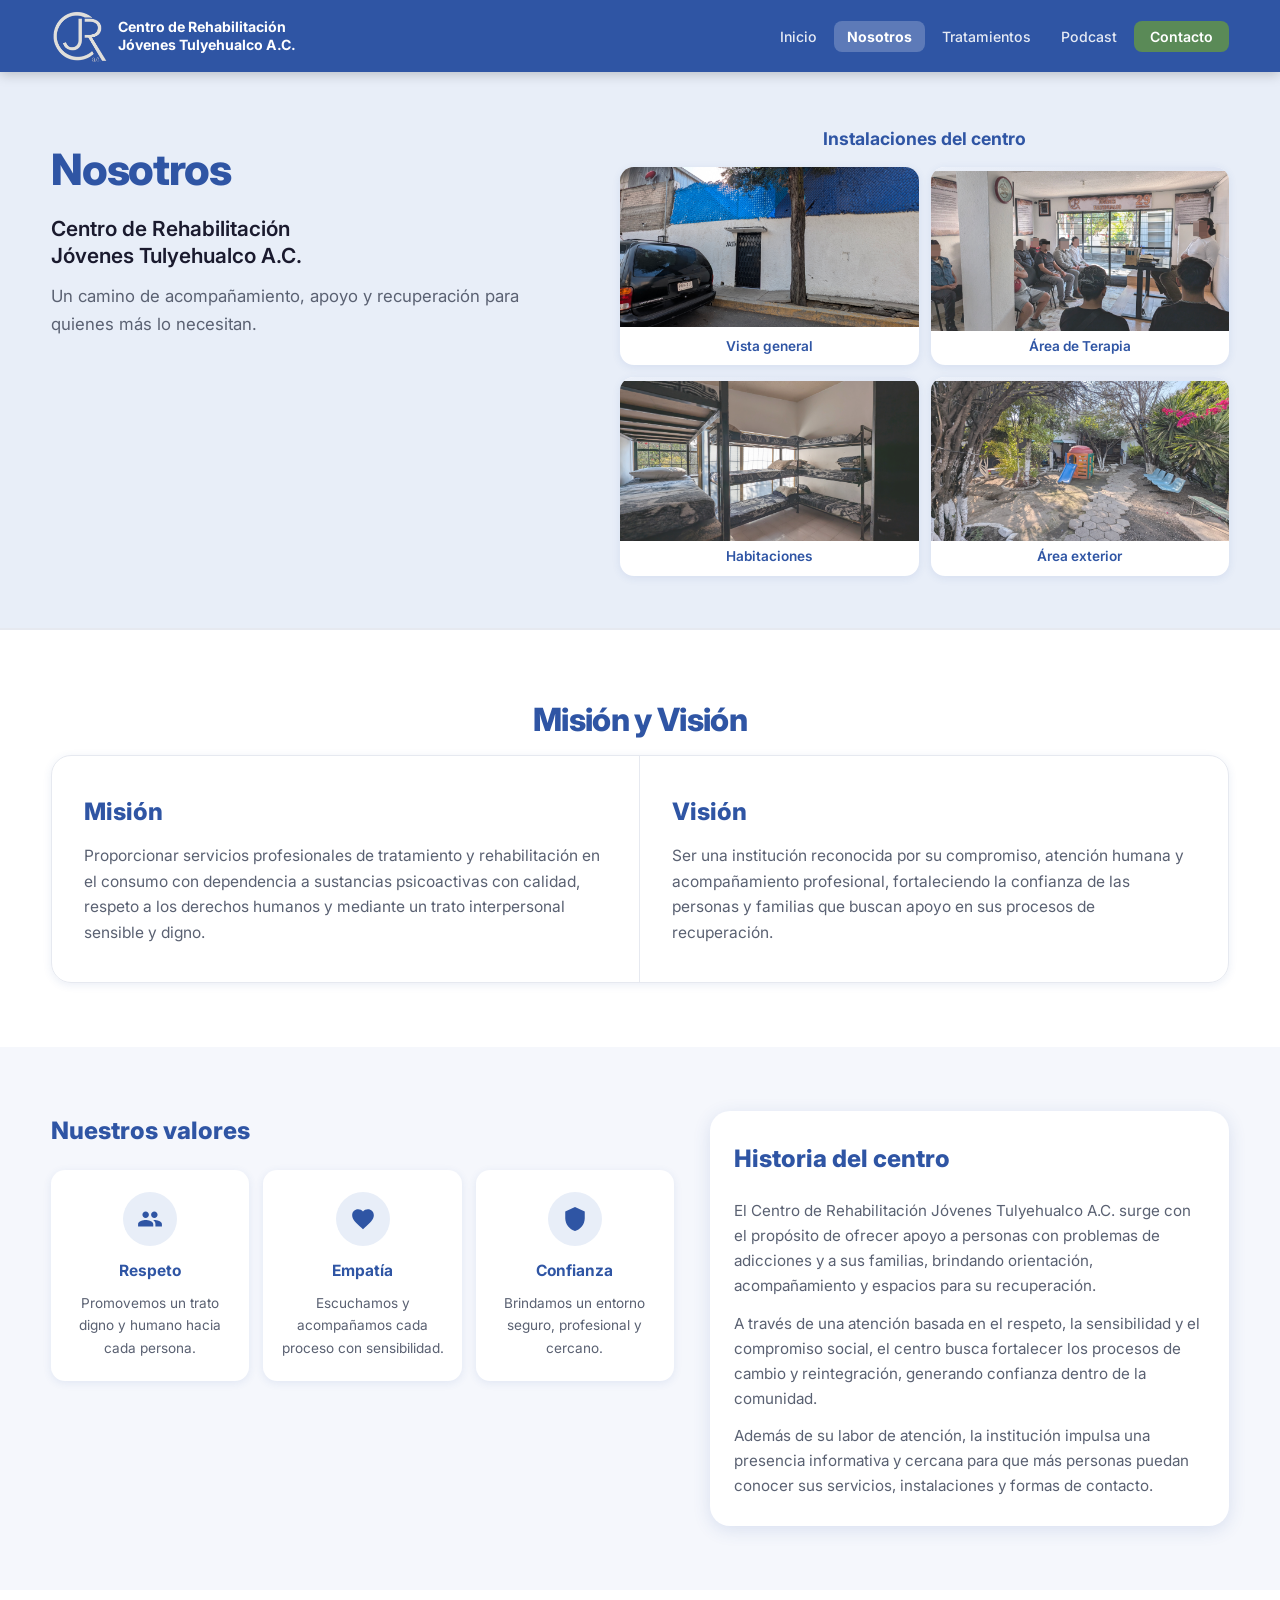
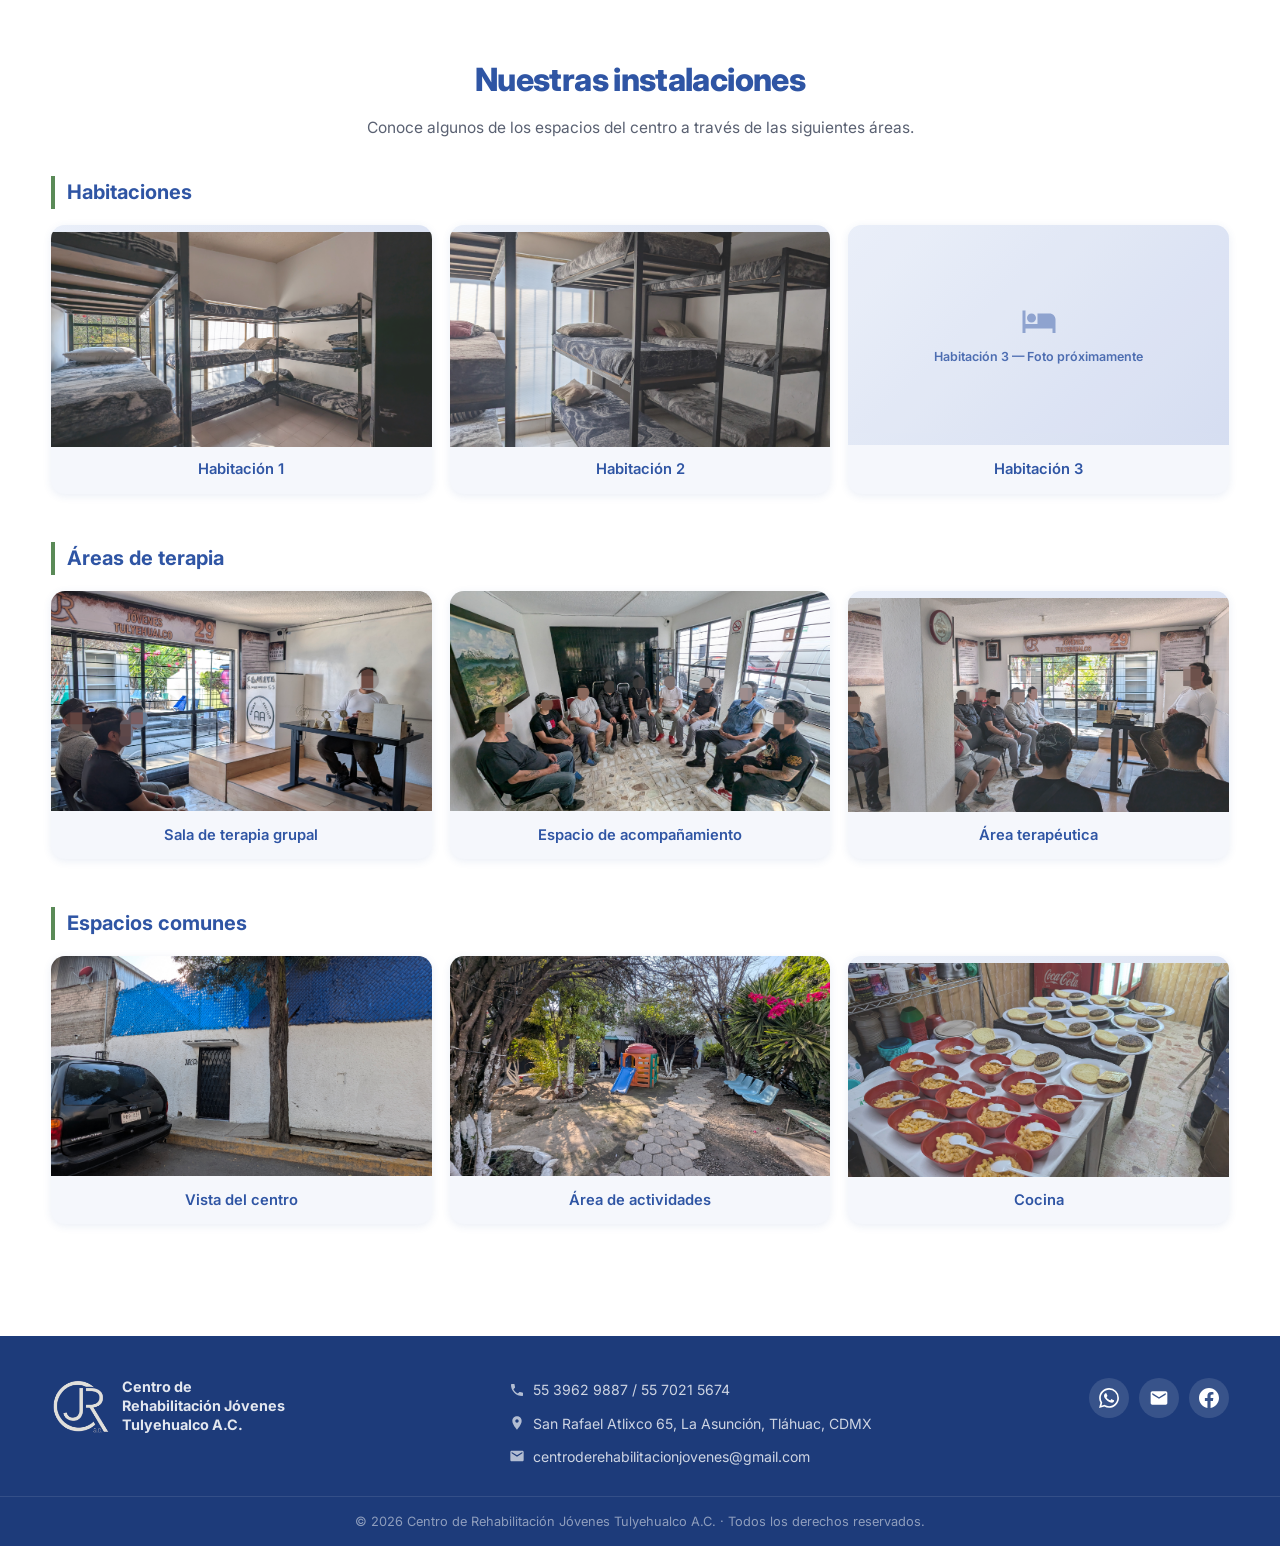
<file: nosotros.html>
<!DOCTYPE html>
<html lang="es">
<head>
  <meta charset="UTF-8">
  <meta name="viewport" content="width=device-width, initial-scale=1.0">
  <title>Nosotros | Centro de Rehabilitación Jóvenes Tulyehualco A.C.</title>
  <link rel="stylesheet" href="CSS/styles.css">
</head>
<body>

  <!-- ===== HEADER ===== -->
  <header>
    <div class="container header-content">
      <a href="index.html" class="logo">
        <img src="img/Logo2.png" alt="Logo Centro de Rehabilitación">
        <span class="logo-texto">Centro de Rehabilitación<br>Jóvenes Tulyehualco A.C.</span>
      </a>
      <button class="nav-toggle" aria-label="Abrir menú" aria-expanded="false">
        <span></span><span></span><span></span>
      </button>
      <nav>
        <ul>
          <li><a href="index.html">Inicio</a></li>
          <li><a href="nosotros.html" class="nav-active">Nosotros</a></li>
          <li><a href="tratamiento.html">Tratamientos</a></li>
          <li><a href="recursos.html">Podcast</a></li>
          <li><a href="contacto.html" class="nav-btn">Contacto</a></li>
        </ul>
      </nav>
    </div>
  </header>

  <!-- ===== HERO NOSOTROS ===== -->
  <section class="hero-nosotros">
    <div class="container nosotros-hero-grid">
      <div class="nosotros-hero-text">
        <h1>Nosotros</h1>
        <h2>Centro de Rehabilitación<br>Jóvenes Tulyehualco A.C.</h2>
        <p>Un camino de acompañamiento, apoyo y recuperación para quienes más lo necesitan.</p>
      </div>

      <div class="nosotros-hero-galeria">
        <h3>Instalaciones del centro</h3>

        <div class="galeria-principal-grid">
          <div class="galeria-principal-item">
            <img src="/img/Vista general.jpg" alt="Vista general del centro">
            <span>Vista general</span>
          </div>

          <div class="galeria-principal-item">
            <div class="img-placeholder">
              <svg class="ph-icon" xmlns="http://www.w3.org/2000/svg" viewBox="0 0 24 24" fill="currentColor"><path d="M19 3H5c-1.1 0-2 .9-2 2v14c0 1.1.9 2 2 2h14c1.1 0 2-.9 2-2V5c0-1.1-.9-2-2-2zm-2 10h-4v4h-2v-4H7v-2h4V7h2v4h4v2z"/></svg>
              <img src="/img/Area de terapia.jpg" alt="Area de Terapia">
            </div>
            <span> Área de Terapia </span>
          </div>

          <div class="galeria-principal-item">
            <div class="img-placeholder">
              <svg class="ph-icon" xmlns="http://www.w3.org/2000/svg" viewBox="0 0 24 24" fill="currentColor"><path d="M7 13c1.66 0 3-1.34 3-3S8.66 7 7 7s-3 1.34-3 3 1.34 3 3 3zm12-6h-8v7H3V5H1v15h2v-3h18v3h2v-9c0-2.21-1.79-4-4-4z"/></svg>
              <img src="/img/Habitaciones.jpg" alt="Habitaciones">
            </div>
            <span>Habitaciones</span>
          </div>

          <div class="galeria-principal-item">
            <div class="img-placeholder">
              <svg class="ph-icon" xmlns="http://www.w3.org/2000/svg" viewBox="0 0 24 24" fill="currentColor"><path d="M17 12h-5v5h5v-5zM16 1v2H8V1H6v2H5c-1.11 0-1.99.9-1.99 2L3 19c0 1.1.89 2 2 2h14c1.1 0 2-.9 2-2V5c0-1.1-.9-2-2-2h-1V1h-2zm3 18H5V8h14v11z"/></svg>
              <img src="/img/Exterior.jpg" alt="Área exterior">
            </div>
            <span>Área exterior</span>
          </div>

        </div>
      </div>
    </div>
  </section>

  <!-- ===== MISIÓN Y VISIÓN ===== -->
  <section class="section info-doble">
    <div class="container">
      <h2 class="section-title">Misión y Visión</h2>
      <div class="doble-grid">
        <div class="info-box">
          <h2>Misión</h2>
          <p>Proporcionar servicios profesionales de tratamiento y rehabilitación en el consumo con dependencia a sustancias psicoactivas con calidad, respeto a los derechos humanos y mediante un trato interpersonal sensible y digno.</p>
        </div>
        <div class="info-box">
          <h2>Visión</h2>
          <p>Ser una institución reconocida por su compromiso, atención humana y acompañamiento profesional, fortaleciendo la confianza de las personas y familias que buscan apoyo en sus procesos de recuperación.</p>
        </div>
      </div>
    </div>
  </section>

  <!-- ===== VALORES E HISTORIA ===== -->
  <section class="section valores-historia">
    <div class="container valores-historia-grid">
      <div class="valores-box">
        <h2>Nuestros valores</h2>
        <div class="valores-grid">
          <div class="valor-card">
            <div class="icono-valor">
              <svg xmlns="http://www.w3.org/2000/svg" viewBox="0 0 24 24" fill="currentColor"><path d="M16 11c1.66 0 2.99-1.34 2.99-3S17.66 5 16 5c-1.66 0-3 1.34-3 3s1.34 3 3 3zm-8 0c1.66 0 2.99-1.34 2.99-3S9.66 5 8 5C6.34 5 5 6.34 5 8s1.34 3 3 3zm0 2c-2.33 0-7 1.17-7 3.5V19h14v-2.5c0-2.33-4.67-3.5-7-3.5zm8 0c-.29 0-.62.02-.97.05 1.16.84 1.97 1.97 1.97 3.45V19h6v-2.5c0-2.33-4.67-3.5-7-3.5z"/></svg>
            </div>
            <h3>Respeto</h3>
            <p>Promovemos un trato digno y humano hacia cada persona.</p>
          </div>
          <div class="valor-card">
            <div class="icono-valor">
              <svg xmlns="http://www.w3.org/2000/svg" viewBox="0 0 24 24" fill="currentColor"><path d="M12 21.35l-1.45-1.32C5.4 15.36 2 12.28 2 8.5 2 5.42 4.42 3 7.5 3c1.74 0 3.41.81 4.5 2.09C13.09 3.81 14.76 3 16.5 3 19.58 3 22 5.42 22 8.5c0 3.78-3.4 6.86-8.55 11.54L12 21.35z"/></svg>
            </div>
            <h3>Empatía</h3>
            <p>Escuchamos y acompañamos cada proceso con sensibilidad.</p>
          </div>
          <div class="valor-card">
            <div class="icono-valor">
              <svg xmlns="http://www.w3.org/2000/svg" viewBox="0 0 24 24" fill="currentColor"><path d="M12 1L3 5v6c0 5.55 3.84 10.74 9 12 5.16-1.26 9-6.45 9-12V5l-9-4z"/></svg>
            </div>
            <h3>Confianza</h3>
            <p>Brindamos un entorno seguro, profesional y cercano.</p>
          </div>
        </div>
      </div>

      <div class="historia-box">
        <h2>Historia del centro</h2>
        <p>El Centro de Rehabilitación Jóvenes Tulyehualco A.C. surge con el propósito de ofrecer apoyo a personas con problemas de adicciones y a sus familias, brindando orientación, acompañamiento y espacios para su recuperación.</p>
        <p>A través de una atención basada en el respeto, la sensibilidad y el compromiso social, el centro busca fortalecer los procesos de cambio y reintegración, generando confianza dentro de la comunidad.</p>
        <p>Además de su labor de atención, la institución impulsa una presencia informativa y cercana para que más personas puedan conocer sus servicios, instalaciones y formas de contacto.</p>
      </div>
    </div>
  </section>

  <!-- ===== INSTALACIONES ===== -->
  <section class="section instalaciones-section">
    <div class="container">
      <h2 class="section-title">Nuestras instalaciones</h2>
      <p class="instalaciones-texto">Conoce algunos de los espacios del centro a través de las siguientes áreas.</p>

      <div class="galeria-bloque">
        <h3 class="galeria-subtitulo">Habitaciones</h3>
        <div class="galeria-grid">
          <div class="galeria-item">
            <div class="img-placeholder img-placeholder-tall">
              <svg class="ph-icon" xmlns="http://www.w3.org/2000/svg" viewBox="0 0 24 24" fill="currentColor"><path d="M7 13c1.66 0 3-1.34 3-3S8.66 7 7 7s-3 1.34-3 3 1.34 3 3 3zm12-6h-8v7H3V5H1v15h2v-3h18v3h2v-9c0-2.21-1.79-4-4-4z"/></svg>
              <img src="/img/Habitaciones.jpg" alt="Habitacion 1">
            </div>
            <h4>Habitación 1</h4>
          </div>

          <div class="galeria-item">
            <div class="img-placeholder img-placeholder-tall">
              <svg class="ph-icon" xmlns="http://www.w3.org/2000/svg" viewBox="0 0 24 24" fill="currentColor"><path d="M7 13c1.66 0 3-1.34 3-3S8.66 7 7 7s-3 1.34-3 3 1.34 3 3 3zm12-6h-8v7H3V5H1v15h2v-3h18v3h2v-9c0-2.21-1.79-4-4-4z"/></svg>
              <img src="/img/Habitacion 1.jpg" alt="Habitacion 2">
            </div>
            <h4>Habitación 2</h4>
          </div>

          <div class="galeria-item">
            <div class="img-placeholder img-placeholder-tall">
              <svg class="ph-icon" xmlns="http://www.w3.org/2000/svg" viewBox="0 0 24 24" fill="currentColor"><path d="M7 13c1.66 0 3-1.34 3-3S8.66 7 7 7s-3 1.34-3 3 1.34 3 3 3zm12-6h-8v7H3V5H1v15h2v-3h18v3h2v-9c0-2.21-1.79-4-4-4z"/></svg>
              <span>Habitación 3 — Foto próximamente</span>
            </div>
            <h4>Habitación 3</h4>
          </div>
        </div>
      </div>

      <div class="galeria-bloque">
        <h3 class="galeria-subtitulo">Áreas de terapia</h3>
        <div class="galeria-grid">
          <div class="galeria-item">
            <img src="img/Sala de terapia.jpg" alt="Sala de terapia grupal">
            <h4>Sala de terapia grupal</h4>
          </div>
          <div class="galeria-item">
            <img src="img/Terapia grupal.jpg" alt="Espacio de acompañamiento">
            <h4>Espacio de acompañamiento</h4>
          </div>
          <div class="galeria-item">
            <div class="img-placeholder img-placeholder-tall">
              <svg class="ph-icon" xmlns="http://www.w3.org/2000/svg" viewBox="0 0 24 24" fill="currentColor"><path d="M12 2a5 5 0 1 1 0 10A5 5 0 0 1 12 2zm0 12c5.33 0 8 2.67 8 4v2H4v-2c0-1.33 2.67-4 8-4z"/></svg>
              <img src="img/Area de terapia.jpg" alt="Area de terapia">
            </div>
            <h4>Área terapéutica</h4>
          </div>
        </div>
      </div>

      <div class="galeria-bloque">
        <h3 class="galeria-subtitulo">Espacios comunes</h3>
        <div class="galeria-grid">
          <div class="galeria-item">
            <img src="img/Vista general.jpg" alt="Vista del centro">
            <h4>Vista del centro</h4>
          </div>
          <div class="galeria-item">
            <img src="img/Jardin.jpg" alt="Área de actividades">
            <h4>Área de actividades</h4>
          </div>
          <div class="galeria-item">
            <div class="img-placeholder img-placeholder-tall">
              <svg class="ph-icon" xmlns="http://www.w3.org/2000/svg" viewBox="0 0 24 24" fill="currentColor"><path d="M18.06 22.99h1.66c.84 0 1.53-.64 1.63-1.46L23 5.05h-5V1h-1.97v4.05h-4.97l.3 2.34c1.71.47 3.31 1.32 4.27 2.26 1.44 1.42 2.43 2.89 2.43 5.29v8.05zM1 21.99V21h15.03v.99c0 .55-.45 1-1.01 1H2.01c-.56 0-1.01-.45-1.01-1zm15.03-7c0-5.81-15.03-5.81-15.03 0h15.03zM1.02 17h15v2h-15z"/></svg>
              <img src="img/Cocina.jpg" alt="Cocina">
            </div>
            <h4>Cocina</h4>
          </div>
        </div>
      </div>
    </div>
  </section>

  <!-- ===== FOOTER ===== -->
  <footer>
    <div class="container">
      <div class="footer-main">
        <div class="footer-logo-wrap">
          <img src="img/Logo2.png" alt="Logo">
          <span class="footer-nombre">Centro de Rehabilitación Jóvenes Tulyehualco A.C.</span>
        </div>
        <div class="footer-datos">
          <span>
            <svg class="footer-icon" xmlns="http://www.w3.org/2000/svg" viewBox="0 0 24 24" fill="currentColor"><path d="M6.6 10.8c1.4 2.8 3.8 5.1 6.6 6.6l2.2-2.2c.3-.3.7-.4 1-.2 1.1.4 2.3.6 3.6.6.6 0 1 .4 1 1V20c0 .6-.4 1-1 1-9.4 0-17-7.6-17-17 0-.6.4-1 1-1h3.5c.6 0 1 .4 1 1 0 1.3.2 2.5.6 3.6.1.3 0 .7-.2 1L6.6 10.8z"/></svg>
            55 3962 9887 / 55 7021 5674
          </span>
          <span>
            <svg class="footer-icon" xmlns="http://www.w3.org/2000/svg" viewBox="0 0 24 24" fill="currentColor"><path d="M12 2C8.13 2 5 5.13 5 9c0 5.25 7 13 7 13s7-7.75 7-13c0-3.87-3.13-7-7-7zm0 9.5c-1.38 0-2.5-1.12-2.5-2.5s1.12-2.5 2.5-2.5 2.5 1.12 2.5 2.5-1.12 2.5-2.5 2.5z"/></svg>
            San Rafael Atlixco 65, La Asunción, Tláhuac, CDMX
          </span>
          <span>
            <svg class="footer-icon" xmlns="http://www.w3.org/2000/svg" viewBox="0 0 24 24" fill="currentColor"><path d="M20 4H4c-1.1 0-2 .9-2 2v12c0 1.1.9 2 2 2h16c1.1 0 2-.9 2-2V6c0-1.1-.9-2-2-2zm0 4l-8 5-8-5V6l8 5 8-5v2z"/></svg>
            centroderehabilitacionjovenes@gmail.com
          </span>
        </div>
        <div class="footer-social">
          <a href="https://wa.me/525539629887" class="social-btn" title="WhatsApp" target="_blank" rel="noopener">
            <svg xmlns="http://www.w3.org/2000/svg" viewBox="0 0 24 24" fill="currentColor"><path d="M17.472 14.382c-.297-.149-1.758-.867-2.03-.967-.273-.099-.471-.148-.67.15-.197.297-.767.966-.94 1.164-.173.199-.347.223-.644.075-.297-.15-1.255-.463-2.39-1.475-.883-.788-1.48-1.761-1.653-2.059-.173-.297-.018-.458.13-.606.134-.133.298-.347.446-.52.149-.174.198-.298.298-.497.099-.198.05-.371-.025-.52-.075-.149-.669-1.612-.916-2.207-.242-.579-.487-.5-.669-.51-.173-.008-.371-.01-.57-.01-.198 0-.52.074-.792.372-.272.297-1.04 1.016-1.04 2.479 0 1.462 1.065 2.875 1.213 3.074.149.198 2.096 3.2 5.077 4.487.709.306 1.262.489 1.694.625.712.227 1.36.195 1.871.118.571-.085 1.758-.719 2.006-1.413.248-.694.248-1.289.173-1.413-.074-.124-.272-.198-.57-.347m-5.421 7.403h-.004a9.87 9.87 0 0 1-5.031-1.378l-.361-.214-3.741.982.998-3.648-.235-.374a9.86 9.86 0 0 1-1.51-5.26c.001-5.45 4.436-9.884 9.888-9.884 2.64 0 5.122 1.03 6.988 2.898a9.825 9.825 0 0 1 2.893 6.994c-.003 5.45-4.437 9.884-9.885 9.884m8.413-18.297A11.815 11.815 0 0 0 12.05 0C5.495 0 .16 5.335.157 11.892c0 2.096.547 4.142 1.588 5.945L.057 24l6.305-1.654a11.882 11.882 0 0 0 5.683 1.448h.005c6.554 0 11.89-5.335 11.893-11.893a11.821 11.821 0 0 0-3.48-8.413z"/></svg>
          </a>
          <a href="mailto:centroderehabilitacionjovenes@gmail.com" class="social-btn" title="Email">
            <svg xmlns="http://www.w3.org/2000/svg" viewBox="0 0 24 24" fill="currentColor"><path d="M20 4H4c-1.1 0-2 .9-2 2v12c0 1.1.9 2 2 2h16c1.1 0 2-.9 2-2V6c0-1.1-.9-2-2-2zm0 4l-8 5-8-5V6l8 5 8-5v2z"/></svg>
          </a>
          <a href="#" class="social-btn" title="Facebook">
            <svg xmlns="http://www.w3.org/2000/svg" viewBox="0 0 24 24" fill="currentColor"><path d="M24 12.073c0-6.627-5.373-12-12-12s-12 5.373-12 12c0 5.99 4.388 10.954 10.125 11.854v-8.385H7.078v-3.47h3.047V9.43c0-3.007 1.792-4.669 4.533-4.669 1.312 0 2.686.235 2.686.235v2.953H15.83c-1.491 0-1.956.925-1.956 1.874v2.25h3.328l-.532 3.47h-2.796v8.385C19.612 23.027 24 18.062 24 12.073z"/></svg>
          </a>
        </div>
      </div>
    </div>
    <div class="footer-copy">
      &copy; 2026 Centro de Rehabilitación Jóvenes Tulyehualco A.C. &middot; Todos los derechos reservados.
    </div>
  </footer>

  <script src="JS/nav.js"></script>
</body>
</html>
</file>
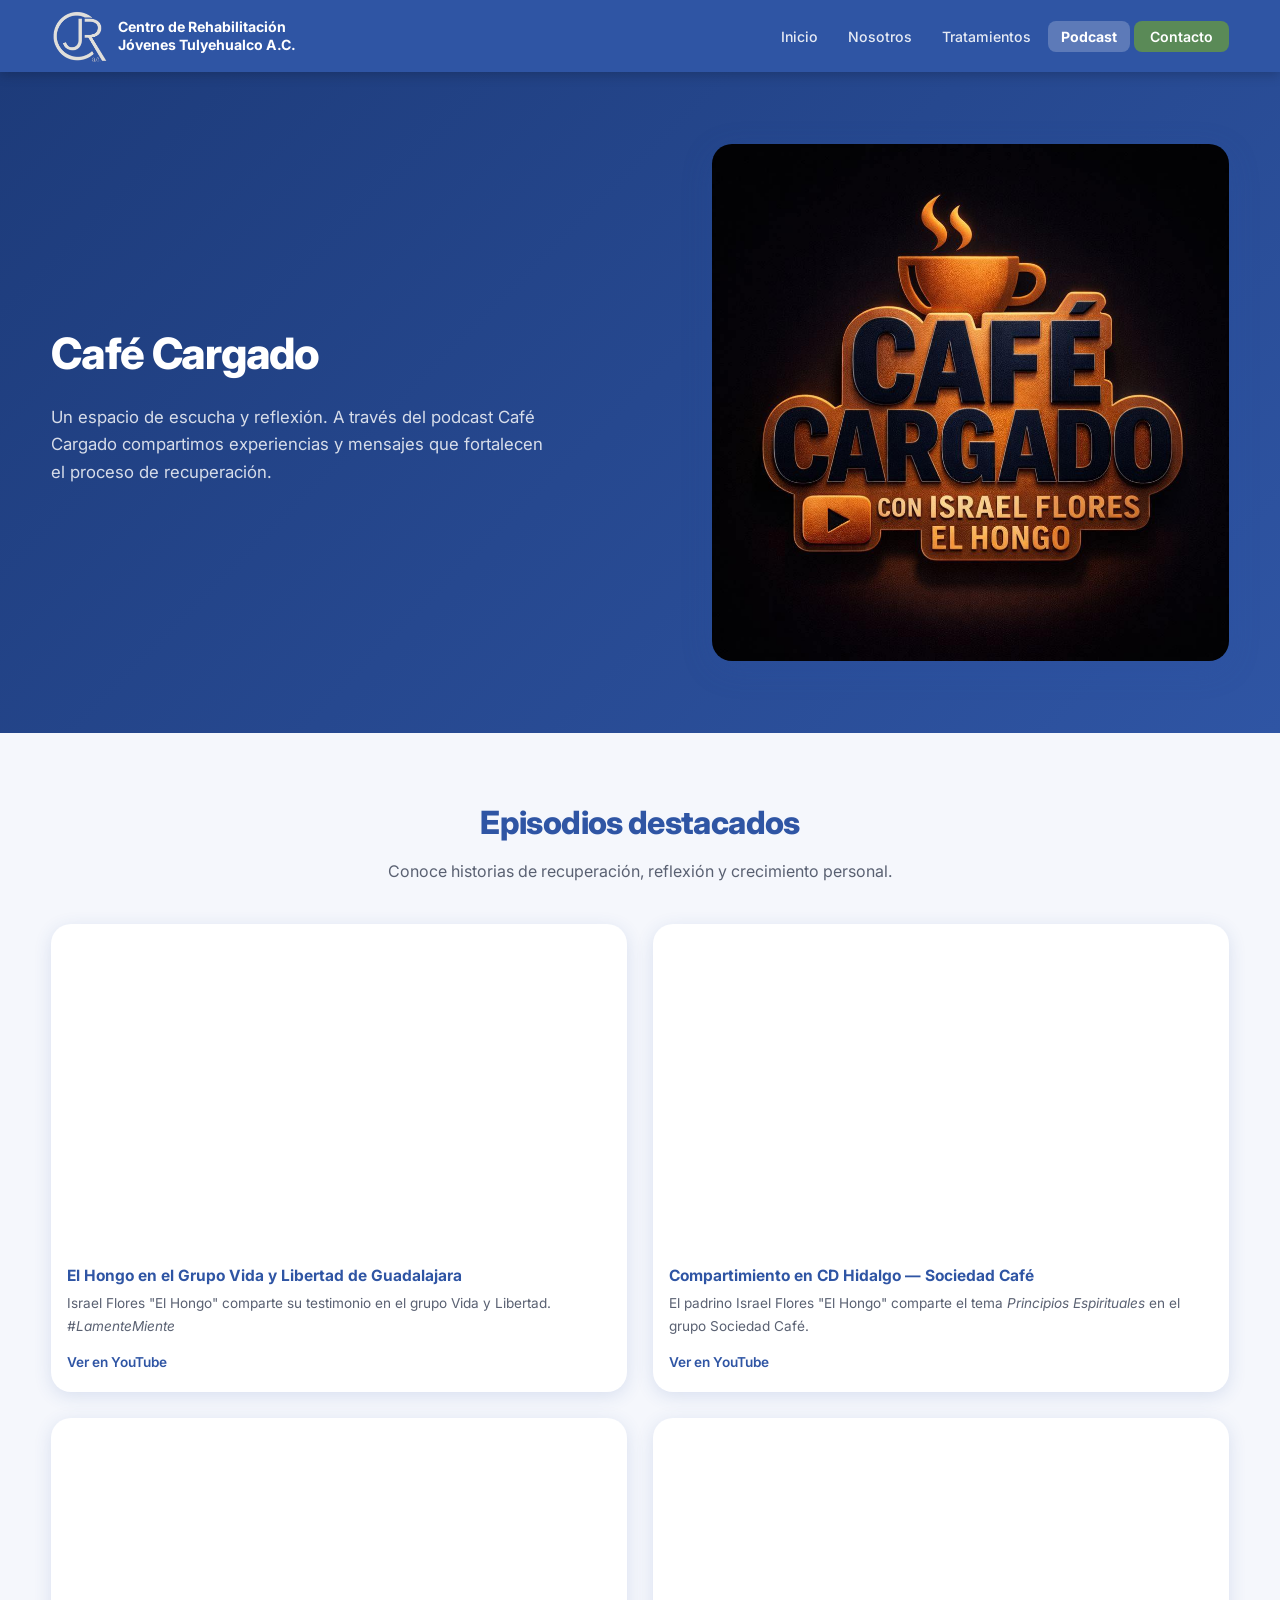
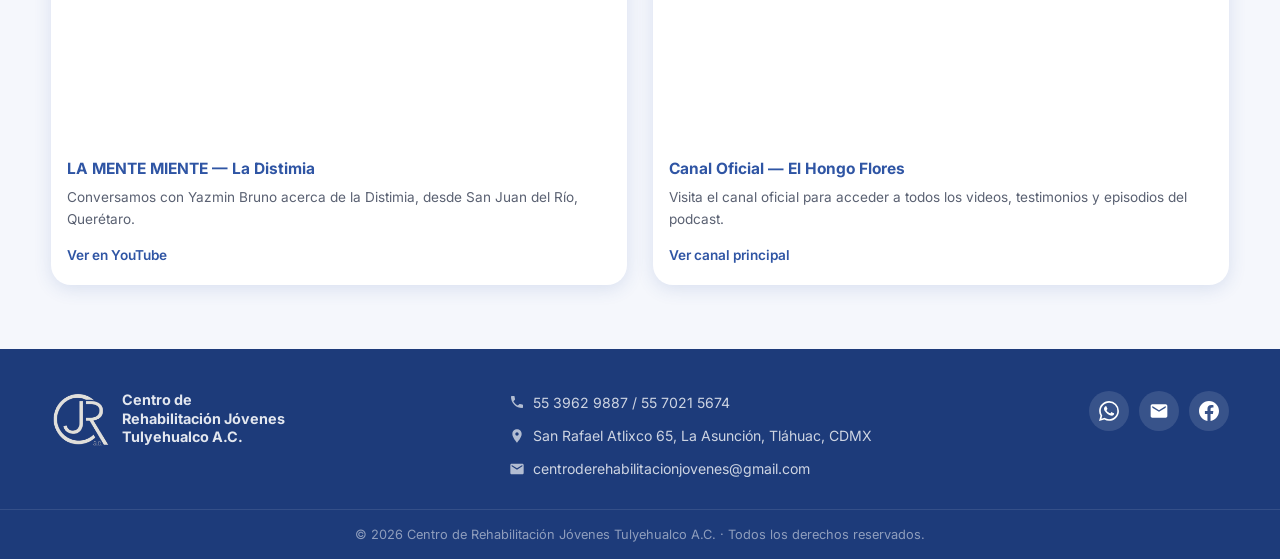
<file: recursos.html>
<!DOCTYPE html>
<html lang="es">
<head>
  <meta charset="UTF-8">
  <meta name="viewport" content="width=device-width, initial-scale=1.0">
  <title>Podcast Café Cargado | Centro de Rehabilitación Jóvenes Tulyehualco A.C.</title>
  <link rel="stylesheet" href="CSS/styles.css">
</head>
<body>

  <!-- ===== HEADER ===== -->
  <header>
    <div class="container header-content">
      <a href="index.html" class="logo">
        <img src="img/Logo2.png" alt="Logo Centro de Rehabilitación">
        <span class="logo-texto">Centro de Rehabilitación<br>Jóvenes Tulyehualco A.C.</span>
      </a>
      <button class="nav-toggle" aria-label="Abrir menú" aria-expanded="false">
        <span></span><span></span><span></span>
      </button>
      <nav>
        <ul>
          <li><a href="index.html">Inicio</a></li>
          <li><a href="nosotros.html">Nosotros</a></li>
          <li><a href="tratamiento.html">Tratamientos</a></li>
          <li><a href="recursos.html" class="nav-active">Podcast</a></li>
          <li><a href="contacto.html" class="nav-btn">Contacto</a></li>
        </ul>
      </nav>
    </div>
  </header>

  <!-- ===== HERO PODCAST ===== -->
  <section class="podcast-hero">
    <div class="container podcast-hero-grid">
      <div>
        <h1>Café Cargado</h1>
        <p>Un espacio de escucha y reflexión. A través del podcast Café Cargado compartimos experiencias y mensajes que fortalecen el proceso de recuperación.</p>
      </div>
      <img src="img/CafeRecargado.png" alt="Café Cargado con Israel Flores y El Hongo">
    </div>
  </section>

  <!-- ===== VIDEOS ===== -->
  <section class="section">
    <div class="container">
      <h2 class="section-title">Episodios destacados</h2>
      <p class="section-subtitle">Conoce historias de recuperación, reflexión y crecimiento personal.</p>

      <div class="video-cards">

        <div class="video-card">
          <div class="iframe-ratio">
            <iframe
              src="https://www.youtube.com/embed/cw-AaQpnqZ0"
              title="Israel Flores El Hongo en Grupo Vida y Libertad"
              allow="accelerometer; autoplay; clipboard-write; encrypted-media; gyroscope; picture-in-picture"
              allowfullscreen loading="lazy">
            </iframe>
          </div>
          <div class="video-card-body">
            <h3>El Hongo en el Grupo Vida y Libertad de Guadalajara</h3>
            <p>Israel Flores "El Hongo" comparte su testimonio en el grupo Vida y Libertad. <em>#LamenteMiente</em></p>
            <a href="https://www.youtube.com/watch?v=cw-AaQpnqZ0" target="_blank" rel="noopener">Ver en YouTube</a>
          </div>
        </div>

        <div class="video-card">
          <div class="iframe-ratio">
            <iframe
              src="https://www.youtube.com/embed/Vj3aAQrzjJs"
              title="Compartimiento en CD Hidalgo Sociedad Café"
              allow="accelerometer; autoplay; clipboard-write; encrypted-media; gyroscope; picture-in-picture"
              allowfullscreen loading="lazy">
            </iframe>
          </div>
          <div class="video-card-body">
            <h3>Compartimiento en CD Hidalgo — Sociedad Café</h3>
            <p>El padrino Israel Flores "El Hongo" comparte el tema <em>Principios Espirituales</em> en el grupo Sociedad Café.</p>
            <a href="https://www.youtube.com/watch?v=Vj3aAQrzjJs" target="_blank" rel="noopener">Ver en YouTube</a>
          </div>
        </div>

        <div class="video-card">
          <div class="iframe-ratio">
            <iframe
              src="https://www.youtube.com/embed/OY6BDGDy53E"
              title="La Mente Miente — Distimia"
              allow="accelerometer; autoplay; clipboard-write; encrypted-media; gyroscope; picture-in-picture"
              allowfullscreen loading="lazy">
            </iframe>
          </div>
          <div class="video-card-body">
            <h3>LA MENTE MIENTE — La Distimia</h3>
            <p>Conversamos con Yazmin Bruno acerca de la Distimia, desde San Juan del Río, Querétaro.</p>
            <a href="https://www.youtube.com/watch?v=OY6BDGDy53E" target="_blank" rel="noopener">Ver en YouTube</a>
          </div>
        </div>

        <div class="video-card">
          <div class="iframe-ratio">
            <iframe
              src="https://www.youtube.com/embed/videoseries?list=UUElHongoFlores"
              title="Canal El Hongo Flores"
              allow="accelerometer; autoplay; clipboard-write; encrypted-media; gyroscope; picture-in-picture"
              allowfullscreen loading="lazy">
            </iframe>
          </div>
          <div class="video-card-body">
            <h3>Canal Oficial — El Hongo Flores</h3>
            <p>Visita el canal oficial para acceder a todos los videos, testimonios y episodios del podcast.</p>
            <a href="https://www.youtube.com/@ElHongoFlores" target="_blank" rel="noopener">Ver canal principal</a>
          </div>
        </div>

      </div>
    </div>
  </section>

  <!-- ===== FOOTER ===== -->
  <footer>
    <div class="container">
      <div class="footer-main">
        <div class="footer-logo-wrap">
          <img src="img/Logo2.png" alt="Logo">
          <span class="footer-nombre">Centro de Rehabilitación Jóvenes Tulyehualco A.C.</span>
        </div>
        <div class="footer-datos">
          <span>
            <svg class="footer-icon" xmlns="http://www.w3.org/2000/svg" viewBox="0 0 24 24" fill="currentColor"><path d="M6.6 10.8c1.4 2.8 3.8 5.1 6.6 6.6l2.2-2.2c.3-.3.7-.4 1-.2 1.1.4 2.3.6 3.6.6.6 0 1 .4 1 1V20c0 .6-.4 1-1 1-9.4 0-17-7.6-17-17 0-.6.4-1 1-1h3.5c.6 0 1 .4 1 1 0 1.3.2 2.5.6 3.6.1.3 0 .7-.2 1L6.6 10.8z"/></svg>
            55 3962 9887 / 55 7021 5674
          </span>
          <span>
            <svg class="footer-icon" xmlns="http://www.w3.org/2000/svg" viewBox="0 0 24 24" fill="currentColor"><path d="M12 2C8.13 2 5 5.13 5 9c0 5.25 7 13 7 13s7-7.75 7-13c0-3.87-3.13-7-7-7zm0 9.5c-1.38 0-2.5-1.12-2.5-2.5s1.12-2.5 2.5-2.5 2.5 1.12 2.5 2.5-1.12 2.5-2.5 2.5z"/></svg>
            San Rafael Atlixco 65, La Asunción, Tláhuac, CDMX
          </span>
          <span>
            <svg class="footer-icon" xmlns="http://www.w3.org/2000/svg" viewBox="0 0 24 24" fill="currentColor"><path d="M20 4H4c-1.1 0-2 .9-2 2v12c0 1.1.9 2 2 2h16c1.1 0 2-.9 2-2V6c0-1.1-.9-2-2-2zm0 4l-8 5-8-5V6l8 5 8-5v2z"/></svg>
            centroderehabilitacionjovenes@gmail.com
          </span>
        </div>
        <div class="footer-social">
          <a href="https://wa.me/525539629887" class="social-btn" title="WhatsApp" target="_blank" rel="noopener">
            <svg xmlns="http://www.w3.org/2000/svg" viewBox="0 0 24 24" fill="currentColor"><path d="M17.472 14.382c-.297-.149-1.758-.867-2.03-.967-.273-.099-.471-.148-.67.15-.197.297-.767.966-.94 1.164-.173.199-.347.223-.644.075-.297-.15-1.255-.463-2.39-1.475-.883-.788-1.48-1.761-1.653-2.059-.173-.297-.018-.458.13-.606.134-.133.298-.347.446-.52.149-.174.198-.298.298-.497.099-.198.05-.371-.025-.52-.075-.149-.669-1.612-.916-2.207-.242-.579-.487-.5-.669-.51-.173-.008-.371-.01-.57-.01-.198 0-.52.074-.792.372-.272.297-1.04 1.016-1.04 2.479 0 1.462 1.065 2.875 1.213 3.074.149.198 2.096 3.2 5.077 4.487.709.306 1.262.489 1.694.625.712.227 1.36.195 1.871.118.571-.085 1.758-.719 2.006-1.413.248-.694.248-1.289.173-1.413-.074-.124-.272-.198-.57-.347m-5.421 7.403h-.004a9.87 9.87 0 0 1-5.031-1.378l-.361-.214-3.741.982.998-3.648-.235-.374a9.86 9.86 0 0 1-1.51-5.26c.001-5.45 4.436-9.884 9.888-9.884 2.64 0 5.122 1.03 6.988 2.898a9.825 9.825 0 0 1 2.893 6.994c-.003 5.45-4.437 9.884-9.885 9.884m8.413-18.297A11.815 11.815 0 0 0 12.05 0C5.495 0 .16 5.335.157 11.892c0 2.096.547 4.142 1.588 5.945L.057 24l6.305-1.654a11.882 11.882 0 0 0 5.683 1.448h.005c6.554 0 11.89-5.335 11.893-11.893a11.821 11.821 0 0 0-3.48-8.413z"/></svg>
          </a>
          <a href="mailto:centroderehabilitacionjovenes@gmail.com" class="social-btn" title="Email">
            <svg xmlns="http://www.w3.org/2000/svg" viewBox="0 0 24 24" fill="currentColor"><path d="M20 4H4c-1.1 0-2 .9-2 2v12c0 1.1.9 2 2 2h16c1.1 0 2-.9 2-2V6c0-1.1-.9-2-2-2zm0 4l-8 5-8-5V6l8 5 8-5v2z"/></svg>
          </a>
          <a href="#" class="social-btn" title="Facebook">
            <svg xmlns="http://www.w3.org/2000/svg" viewBox="0 0 24 24" fill="currentColor"><path d="M24 12.073c0-6.627-5.373-12-12-12s-12 5.373-12 12c0 5.99 4.388 10.954 10.125 11.854v-8.385H7.078v-3.47h3.047V9.43c0-3.007 1.792-4.669 4.533-4.669 1.312 0 2.686.235 2.686.235v2.953H15.83c-1.491 0-1.956.925-1.956 1.874v2.25h3.328l-.532 3.47h-2.796v8.385C19.612 23.027 24 18.062 24 12.073z"/></svg>
          </a>
        </div>
      </div>
    </div>
    <div class="footer-copy">
      &copy; 2026 Centro de Rehabilitación Jóvenes Tulyehualco A.C. &middot; Todos los derechos reservados.
    </div>
  </footer>

  <script src="JS/nav.js"></script>
</body>
</html>
</file>
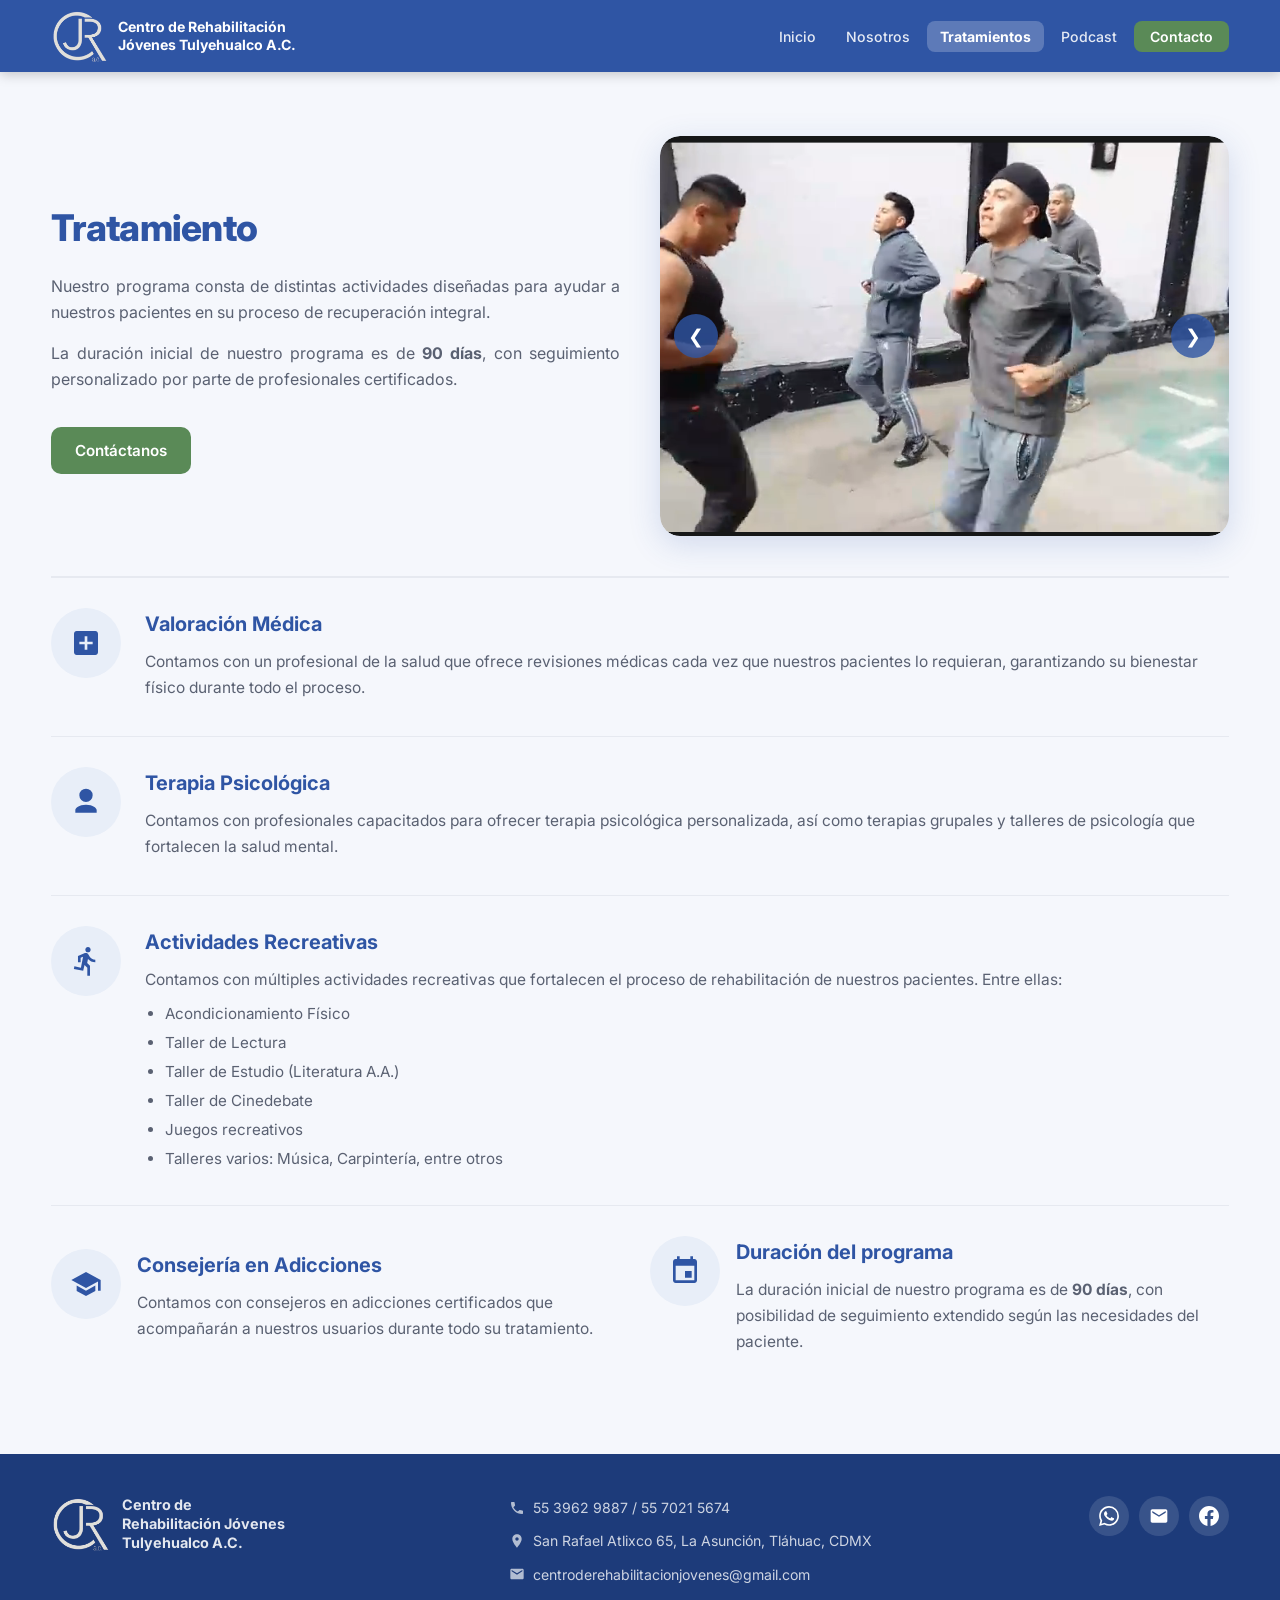
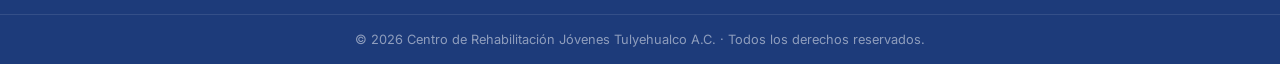
<file: tratamiento.html>
<!DOCTYPE html>
<html lang="es">
<head>
  <meta charset="UTF-8">
  <meta name="viewport" content="width=device-width, initial-scale=1.0">
  <title>Tratamientos | Centro de Rehabilitación Jóvenes Tulyehualco A.C.</title>
  <link rel="stylesheet" href="CSS/styles.css">
</head>
<body>

  <!-- ===== HEADER ===== -->
  <header>
    <div class="container header-content">
      <a href="index.html" class="logo">
        <img src="img/Logo2.png" alt="Logo Centro de Rehabilitación">
        <span class="logo-texto">Centro de Rehabilitación<br>Jóvenes Tulyehualco A.C.</span>
      </a>
      <button class="nav-toggle" aria-label="Abrir menú" aria-expanded="false">
        <span></span><span></span><span></span>
      </button>
      <nav>
        <ul>
          <li><a href="index.html">Inicio</a></li>
          <li><a href="nosotros.html">Nosotros</a></li>
          <li><a href="tratamiento.html" class="nav-active">Tratamientos</a></li>
          <li><a href="recursos.html">Podcast</a></li>
          <li><a href="contacto.html" class="nav-btn">Contacto</a></li>
        </ul>
      </nav>
    </div>
  </header>

  <!-- ===== CONTENIDO PRINCIPAL ===== -->
  <main class="section">
    <div class="container">

      <div class="two-columns mb-30">
        <div class="text-box">
          <h1>Tratamiento</h1>
          <p>Nuestro programa consta de distintas actividades diseñadas para ayudar a nuestros pacientes en su proceso de recuperación integral.</p>
          <p>La duración inicial de nuestro programa es de <strong>90 días</strong>, con seguimiento personalizado por parte de profesionales certificados.</p>
          <a href="contacto.html" class="btn mt-20">Contáctanos</a>
        </div>
        <div>
          <div class="carrusel-contenedor">
            <button class="carrusel-btn prev" aria-label="Anterior">&#10094;</button>
            <div class="carrusel-pista">
              <img src="img/Acondicionamiento.png" alt="Acondicionamiento Físico" class="carrusel-slide">
              <img src="img/Estudio.png" alt="Taller de Estudio" class="carrusel-slide">
              <img src="img/Lectura.png" alt="Taller de Lectura" class="carrusel-slide">
              <img src="img/Taller de Consejeria.png" alt="Taller de Consejería" class="carrusel-slide">
              <img src="img/Taller de Psicologia.png" alt="Taller de Psicología" class="carrusel-slide">
            </div>
            <button class="carrusel-btn next" aria-label="Siguiente">&#10095;</button>
          </div>
        </div>
      </div>

      <!-- Lista de tratamientos -->
      <div class="tratamientos-lista">

        <div class="tratamiento-item">
          <div class="tratamiento-icono">
            <svg xmlns="http://www.w3.org/2000/svg" viewBox="0 0 24 24" fill="currentColor"><path d="M19 3H5c-1.1 0-2 .9-2 2v14c0 1.1.9 2 2 2h14c1.1 0 2-.9 2-2V5c0-1.1-.9-2-2-2zm-2 10h-4v4h-2v-4H7v-2h4V7h2v4h4v2z"/></svg>
          </div>
          <div class="tratamiento-texto">
            <h3>Valoración Médica</h3>
            <p>Contamos con un profesional de la salud que ofrece revisiones médicas cada vez que nuestros pacientes lo requieran, garantizando su bienestar físico durante todo el proceso.</p>
          </div>
        </div>

        <div class="tratamiento-item">
          <div class="tratamiento-icono">
            <svg xmlns="http://www.w3.org/2000/svg" viewBox="0 0 24 24" fill="currentColor"><path d="M12 2a5 5 0 1 1 0 10A5 5 0 0 1 12 2zm0 12c5.33 0 8 2.67 8 4v2H4v-2c0-1.33 2.67-4 8-4z"/></svg>
          </div>
          <div class="tratamiento-texto">
            <h3>Terapia Psicológica</h3>
            <p>Contamos con profesionales capacitados para ofrecer terapia psicológica personalizada, así como terapias grupales y talleres de psicología que fortalecen la salud mental.</p>
          </div>
        </div>

        <div class="tratamiento-item">
          <div class="tratamiento-icono">
            <svg xmlns="http://www.w3.org/2000/svg" viewBox="0 0 24 24" fill="currentColor"><path d="M13.49 5.48c1.1 0 2-.9 2-2s-.9-2-2-2-2 .9-2 2 .9 2 2 2zm-3.6 13.9l1-4.4 2.1 2v6h2v-7.5l-2.1-2 .6-3c1.3 1.5 3.3 2.5 5.5 2.5v-2c-1.9 0-3.5-1-4.3-2.4l-1-1.6c-.4-.6-1-1-1.7-1-.3 0-.5.1-.8.1l-5.2 2.2v4.7h2v-3.4l1.8-.7-1.6 8.1-4.9-1-.4 2 7 1.4z"/></svg>
          </div>
          <div class="tratamiento-texto">
            <h3>Actividades Recreativas</h3>
            <p>Contamos con múltiples actividades recreativas que fortalecen el proceso de rehabilitación de nuestros pacientes. Entre ellas:</p>
            <ul>
              <li>Acondicionamiento Físico</li>
              <li>Taller de Lectura</li>
              <li>Taller de Estudio (Literatura A.A.)</li>
              <li>Taller de Cinedebate</li>
              <li>Juegos recreativos</li>
              <li>Talleres varios: Música, Carpintería, entre otros</li>
            </ul>
          </div>
        </div>

        <div class="tratamiento-item">
          <div class="two-columns" style="width: 100%; gap: 20px;">
            <div class="sub-item">
              <div class="tratamiento-icono">
                <svg xmlns="http://www.w3.org/2000/svg" viewBox="0 0 24 24" fill="currentColor"><path d="M5 13.18v4L12 21l7-3.82v-4L12 17l-7-3.82zM12 3L1 9l11 6 9-4.91V17h2V9L12 3z"/></svg>
              </div>
              <div class="tratamiento-texto">
                <h3>Consejería en Adicciones</h3>
                <p>Contamos con consejeros en adicciones certificados que acompañarán a nuestros usuarios durante todo su tratamiento.</p>
              </div>
            </div>
            <div class="sub-item">
              <div class="tratamiento-icono">
                <svg xmlns="http://www.w3.org/2000/svg" viewBox="0 0 24 24" fill="currentColor"><path d="M17 12h-5v5h5v-5zM16 1v2H8V1H6v2H5c-1.11 0-1.99.9-1.99 2L3 19c0 1.1.89 2 2 2h14c1.1 0 2-.9 2-2V5c0-1.1-.9-2-2-2h-1V1h-2zm3 18H5V8h14v11z"/></svg>
              </div>
              <div class="tratamiento-texto">
                <h3>Duración del programa</h3>
                <p>La duración inicial de nuestro programa es de <strong>90 días</strong>, con posibilidad de seguimiento extendido según las necesidades del paciente.</p>
              </div>
            </div>
          </div>
        </div>

      </div>
    </div>
  </main>

  <!-- ===== FOOTER ===== -->
  <footer>
    <div class="container">
      <div class="footer-main">
        <div class="footer-logo-wrap">
          <img src="img/Logo2.png" alt="Logo">
          <span class="footer-nombre">Centro de Rehabilitación Jóvenes Tulyehualco A.C.</span>
        </div>
        <div class="footer-datos">
          <span>
            <svg class="footer-icon" xmlns="http://www.w3.org/2000/svg" viewBox="0 0 24 24" fill="currentColor"><path d="M6.6 10.8c1.4 2.8 3.8 5.1 6.6 6.6l2.2-2.2c.3-.3.7-.4 1-.2 1.1.4 2.3.6 3.6.6.6 0 1 .4 1 1V20c0 .6-.4 1-1 1-9.4 0-17-7.6-17-17 0-.6.4-1 1-1h3.5c.6 0 1 .4 1 1 0 1.3.2 2.5.6 3.6.1.3 0 .7-.2 1L6.6 10.8z"/></svg>
            55 3962 9887 / 55 7021 5674
          </span>
          <span>
            <svg class="footer-icon" xmlns="http://www.w3.org/2000/svg" viewBox="0 0 24 24" fill="currentColor"><path d="M12 2C8.13 2 5 5.13 5 9c0 5.25 7 13 7 13s7-7.75 7-13c0-3.87-3.13-7-7-7zm0 9.5c-1.38 0-2.5-1.12-2.5-2.5s1.12-2.5 2.5-2.5 2.5 1.12 2.5 2.5-1.12 2.5-2.5 2.5z"/></svg>
            San Rafael Atlixco 65, La Asunción, Tláhuac, CDMX
          </span>
          <span>
            <svg class="footer-icon" xmlns="http://www.w3.org/2000/svg" viewBox="0 0 24 24" fill="currentColor"><path d="M20 4H4c-1.1 0-2 .9-2 2v12c0 1.1.9 2 2 2h16c1.1 0 2-.9 2-2V6c0-1.1-.9-2-2-2zm0 4l-8 5-8-5V6l8 5 8-5v2z"/></svg>
            centroderehabilitacionjovenes@gmail.com
          </span>
        </div>
        <div class="footer-social">
          <a href="https://wa.me/525539629887" class="social-btn" title="WhatsApp" target="_blank" rel="noopener">
            <svg xmlns="http://www.w3.org/2000/svg" viewBox="0 0 24 24" fill="currentColor"><path d="M17.472 14.382c-.297-.149-1.758-.867-2.03-.967-.273-.099-.471-.148-.67.15-.197.297-.767.966-.94 1.164-.173.199-.347.223-.644.075-.297-.15-1.255-.463-2.39-1.475-.883-.788-1.48-1.761-1.653-2.059-.173-.297-.018-.458.13-.606.134-.133.298-.347.446-.52.149-.174.198-.298.298-.497.099-.198.05-.371-.025-.52-.075-.149-.669-1.612-.916-2.207-.242-.579-.487-.5-.669-.51-.173-.008-.371-.01-.57-.01-.198 0-.52.074-.792.372-.272.297-1.04 1.016-1.04 2.479 0 1.462 1.065 2.875 1.213 3.074.149.198 2.096 3.2 5.077 4.487.709.306 1.262.489 1.694.625.712.227 1.36.195 1.871.118.571-.085 1.758-.719 2.006-1.413.248-.694.248-1.289.173-1.413-.074-.124-.272-.198-.57-.347m-5.421 7.403h-.004a9.87 9.87 0 0 1-5.031-1.378l-.361-.214-3.741.982.998-3.648-.235-.374a9.86 9.86 0 0 1-1.51-5.26c.001-5.45 4.436-9.884 9.888-9.884 2.64 0 5.122 1.03 6.988 2.898a9.825 9.825 0 0 1 2.893 6.994c-.003 5.45-4.437 9.884-9.885 9.884m8.413-18.297A11.815 11.815 0 0 0 12.05 0C5.495 0 .16 5.335.157 11.892c0 2.096.547 4.142 1.588 5.945L.057 24l6.305-1.654a11.882 11.882 0 0 0 5.683 1.448h.005c6.554 0 11.89-5.335 11.893-11.893a11.821 11.821 0 0 0-3.48-8.413z"/></svg>
          </a>
          <a href="mailto:centroderehabilitacionjovenes@gmail.com" class="social-btn" title="Email">
            <svg xmlns="http://www.w3.org/2000/svg" viewBox="0 0 24 24" fill="currentColor"><path d="M20 4H4c-1.1 0-2 .9-2 2v12c0 1.1.9 2 2 2h16c1.1 0 2-.9 2-2V6c0-1.1-.9-2-2-2zm0 4l-8 5-8-5V6l8 5 8-5v2z"/></svg>
          </a>
          <a href="#" class="social-btn" title="Facebook">
            <svg xmlns="http://www.w3.org/2000/svg" viewBox="0 0 24 24" fill="currentColor"><path d="M24 12.073c0-6.627-5.373-12-12-12s-12 5.373-12 12c0 5.99 4.388 10.954 10.125 11.854v-8.385H7.078v-3.47h3.047V9.43c0-3.007 1.792-4.669 4.533-4.669 1.312 0 2.686.235 2.686.235v2.953H15.83c-1.491 0-1.956.925-1.956 1.874v2.25h3.328l-.532 3.47h-2.796v8.385C19.612 23.027 24 18.062 24 12.073z"/></svg>
          </a>
        </div>
      </div>
    </div>
    <div class="footer-copy">
      &copy; 2026 Centro de Rehabilitación Jóvenes Tulyehualco A.C. &middot; Todos los derechos reservados.
    </div>
  </footer>

  <!-- ===== CARRUSEL JS ===== -->
  <script>
    const pista = document.querySelector('.carrusel-pista');
    const slides = Array.from(pista.children);
    const btnNext = document.querySelector('.carrusel-btn.next');
    const btnPrev = document.querySelector('.carrusel-btn.prev');
    let indiceActual = 0;

    function actualizarCarrusel() {
      const ancho = slides[0].getBoundingClientRect().width;
      pista.style.transform = `translateX(-${indiceActual * ancho}px)`;
    }

    btnNext.addEventListener('click', () => {
      indiceActual = (indiceActual < slides.length - 1) ? indiceActual + 1 : 0;
      actualizarCarrusel();
    });

    btnPrev.addEventListener('click', () => {
      indiceActual = (indiceActual > 0) ? indiceActual - 1 : slides.length - 1;
      actualizarCarrusel();
    });

    window.addEventListener('resize', actualizarCarrusel);

    setInterval(() => {
      indiceActual = (indiceActual < slides.length - 1) ? indiceActual + 1 : 0;
      actualizarCarrusel();
    }, 4000);
  </script>
  <script src="JS/nav.js"></script>
</body>
</html>
</file>
<file: CSS/styles.css>
/* ================================================
   CENTRO DE REHABILITACIÓN JÓVENES TULYEHUALCO A.C.
   CSS Unificado — styles.css
   ================================================ */

@import url('https://fonts.googleapis.com/css2?family=Inter:wght@400;500;600;700;800&display=swap');

/* ===== RESET ===== */
*, *::before, *::after {
  margin: 0;
  padding: 0;
  box-sizing: border-box;
}

html { scroll-behavior: smooth; }

body {
  font-family: 'Inter', 'Segoe UI', Tahoma, Geneva, Verdana, sans-serif;
  background: #f5f7fc;
  color: #1a1a2e;
  line-height: 1.65;
}

/* Imágenes responsive globalmente */
img {
  max-width: 100%;
  height: auto;
  display: block;
}

/* ===== VARIABLES ===== */
:root {
  --azul-principal:   #2f55a4;
  --azul-oscuro:      #1d3b7a;
  --azul-claro:       #e8eef8;
  --verde-boton:      #5a8a57;
  --verde-hover:      #477044;
  --blanco:           #ffffff;
  --gris-fondo:       #f5f7fc;
  --gris-claro:       #e6e9f0;
  --gris-medio:       #c8cdd8;
  --texto-oscuro:     #1a1a2e;
  --texto-claro:      #5a6172;
  --sombra-sm:        0 2px 8px rgba(47,85,164,.10);
  --sombra:           0 4px 18px rgba(47,85,164,.14);
  --sombra-lg:        0 8px 32px rgba(47,85,164,.18);
  --radio:            14px;
  --radio-lg:         20px;
  --ancho-max:        1200px;
  --transicion:       0.25s ease;
}

/* ===== UTILIDADES ===== */
.container { width: 92%; max-width: var(--ancho-max); margin: 0 auto; }
.text-center { text-align: center; }
.mt-10 { margin-top: 10px; }
.mt-20 { margin-top: 20px; }
.mt-30 { margin-top: 30px; }
.mb-20 { margin-bottom: 20px; }
.mb-30 { margin-bottom: 30px; }

/* ===== HEADER ===== */
header {
  background: var(--azul-principal);
  color: var(--blanco);
  position: sticky;
  top: 0;
  z-index: 100;
  box-shadow: 0 2px 12px rgba(0,0,0,.22);
}

.header-content {
  display: flex;
  justify-content: space-between;
  align-items: center;
  padding: 10px 0;
  gap: 16px;
}

.logo {
  display: flex;
  align-items: center;
  gap: 10px;
  text-decoration: none;
  flex-shrink: 0;
}

.logo img {
  height: 52px;
  width: auto;
}

.logo-texto {
  color: var(--blanco);
  font-size: 0.88rem;
  font-weight: 700;
  line-height: 1.25;
  max-width: 210px;
}

/* ===== NAV TOGGLE (hamburguesa) ===== */
.nav-toggle {
  display: none;
  flex-direction: column;
  justify-content: center;
  gap: 5px;
  background: none;
  border: none;
  cursor: pointer;
  padding: 6px;
  flex-shrink: 0;
}

.nav-toggle span {
  display: block;
  width: 24px;
  height: 2px;
  background: var(--blanco);
  border-radius: 2px;
  transition: var(--transicion);
}

nav ul {
  list-style: none;
  display: flex;
  gap: 4px;
  align-items: center;
  flex-wrap: wrap;
}

nav ul li a {
  color: rgba(255,255,255,.88);
  text-decoration: none;
  font-size: 0.88rem;
  font-weight: 500;
  padding: 7px 13px;
  border-radius: 8px;
  transition: var(--transicion);
  white-space: nowrap;
}

nav ul li a:hover {
  color: var(--blanco);
  background: rgba(255,255,255,.16);
}

nav ul li a.nav-active {
  color: var(--blanco);
  background: rgba(255,255,255,.22);
  font-weight: 700;
}

.nav-btn {
  background: var(--verde-boton) !important;
  color: var(--blanco) !important;
  border-radius: 8px !important;
  padding: 7px 16px !important;
  font-weight: 600 !important;
}

.nav-btn:hover {
  background: var(--verde-hover) !important;
}

/* ===== BOTONES ===== */
.btn {
  display: inline-block;
  background: var(--verde-boton);
  color: var(--blanco);
  padding: 11px 24px;
  border-radius: 10px;
  text-decoration: none;
  font-size: 0.95rem;
  font-weight: 600;
  border: none;
  cursor: pointer;
  transition: var(--transicion);
}

.btn:hover {
  background: var(--verde-hover);
  transform: translateY(-2px);
  box-shadow: var(--sombra-sm);
}

.btn-secundario { background: var(--azul-principal); }
.btn-secundario:hover { background: var(--azul-oscuro); }

.btn-outline {
  background: transparent;
  color: var(--blanco);
  border: 2px solid rgba(255,255,255,.7);
}
.btn-outline:hover {
  background: rgba(255,255,255,.15);
  border-color: var(--blanco);
}

.btn-card {
  display: inline-block;
  background: var(--gris-claro);
  color: var(--texto-oscuro);
  padding: 9px 20px;
  border-radius: 8px;
  text-decoration: none;
  font-size: 0.88rem;
  font-weight: 600;
  transition: var(--transicion);
}
.btn-card:hover { background: var(--gris-medio); }

/* ===== SECCIONES ===== */
.section { padding: 64px 0; }
.section-alt { background: var(--blanco); }

.section-title {
  text-align: center;
  font-size: 2rem;
  font-weight: 800;
  color: var(--azul-principal);
  margin-bottom: 8px;
  letter-spacing: -.02em;
}

.section-subtitle {
  text-align: center;
  color: var(--texto-claro);
  font-size: 1rem;
  margin-bottom: 40px;
  max-width: 680px;
  margin-left: auto;
  margin-right: auto;
}

/* ===== HERO INICIO ===== */
.hero-inicio {
  min-height: 480px;
  display: flex;
  align-items: center;
  background: linear-gradient(135deg, rgba(29,59,122,.88) 0%, rgba(47,85,164,.78) 100%),
              url('../img/fondo-cielo.png') center/cover no-repeat;
  padding: 90px 0;
}

.hero-content { max-width: 680px; }

.hero-inicio .hero-content h1 {
  font-size: 2.9rem;
  font-weight: 800;
  color: var(--blanco);
  margin-bottom: 18px;
  line-height: 1.1;
  letter-spacing: -.03em;
}

.hero-inicio .hero-content p {
  font-size: 1.15rem;
  color: rgba(255,255,255,.85);
  margin-bottom: 30px;
  max-width: 520px;
}

.hero-btns { display: flex; gap: 14px; flex-wrap: wrap; }

/* ===== HERO GENERAL (contacto, recursos) ===== */
.hero {
  min-height: 360px;
  display: flex;
  align-items: center;
  background: linear-gradient(135deg, rgba(29,59,122,.88) 0%, rgba(47,85,164,.78) 100%),
              url('../img/fondo-cielo.png') center/cover no-repeat;
  padding: 70px 0;
}

.hero h1 {
  font-size: 2.6rem;
  font-weight: 800;
  color: var(--blanco);
  margin-bottom: 14px;
  line-height: 1.1;
}

.hero p {
  font-size: 1.1rem;
  color: rgba(255,255,255,.85);
  margin-bottom: 24px;
  max-width: 520px;
}

/* ===== HERO NOSOTROS ===== */
.hero-nosotros {
  background: var(--azul-claro);
  padding: 52px 0;
  border-bottom: 2px solid var(--gris-claro);
}

.nosotros-hero-grid {
  display: grid;
  grid-template-columns: 1fr 1.15fr;
  gap: 40px;
  align-items: start;
}

.nosotros-hero-text { padding-top: 10px; }

.nosotros-hero-text h1 {
  font-size: 2.7rem;
  font-weight: 800;
  color: var(--azul-principal);
  margin-bottom: 10px;
  letter-spacing: -.03em;
}

.nosotros-hero-text h2 {
  font-size: 1.3rem;
  font-weight: 600;
  color: var(--texto-oscuro);
  line-height: 1.3;
  margin-bottom: 14px;
}

.nosotros-hero-text p {
  font-size: 1.05rem;
  color: var(--texto-claro);
}

.nosotros-hero-galeria h3 {
  color: var(--azul-principal);
  font-size: 1.1rem;
  font-weight: 700;
  margin-bottom: 14px;
  text-align: center;
}

.galeria-principal-grid {
  display: grid;
  grid-template-columns: repeat(2, 1fr);
  gap: 12px;
}

.galeria-principal-item {
  background: var(--blanco);
  border-radius: var(--radio);
  box-shadow: var(--sombra-sm);
  overflow: hidden;
  text-align: center;
}

.galeria-principal-item img {
  width: 100%;
  height: 160px;
  object-fit: cover;
}

.galeria-principal-item span {
  display: block;
  padding: 8px;
  color: var(--azul-principal);
  font-size: 0.85rem;
  font-weight: 600;
}

/* Placeholders para imágenes faltantes */
.img-placeholder {
  width: 100%;
  height: 160px;
  background: linear-gradient(135deg, var(--azul-claro) 0%, #d0d9ef 100%);
  display: flex;
  flex-direction: column;
  align-items: center;
  justify-content: center;
  color: var(--azul-principal);
  font-size: 0.78rem;
  font-weight: 600;
  gap: 8px;
  opacity: .85;
}

.img-placeholder .ph-icon {
  width: 36px;
  height: 36px;
  opacity: .55;
}

.img-placeholder-tall {
  height: 220px;
}

/* ===== TRATAMIENTOS CARDS (index) ===== */
.tratamientos-preview { background: var(--gris-fondo); }

.tratamientos-grid {
  display: grid;
  grid-template-columns: repeat(3, 1fr);
  gap: 24px;
}

.trat-card {
  background: var(--blanco);
  border-radius: var(--radio-lg);
  box-shadow: var(--sombra);
  overflow: hidden;
  transition: var(--transicion);
  display: flex;
  flex-direction: column;
}

.trat-card:hover { transform: translateY(-6px); box-shadow: var(--sombra-lg); }

.trat-card img {
  width: 100%;
  height: 195px;
  object-fit: cover;
}

.trat-card-body {
  padding: 22px 20px;
  flex: 1;
  display: flex;
  flex-direction: column;
}

.trat-card-body h3 {
  color: var(--azul-principal);
  font-size: 1.05rem;
  font-weight: 700;
  margin-bottom: 8px;
}

.trat-card-body p {
  color: var(--texto-claro);
  font-size: 0.93rem;
  margin-bottom: 18px;
  flex: 1;
}

/* ===== PODCAST BANNER (index) ===== */
.podcast-banner {
  background: linear-gradient(135deg, var(--azul-principal) 0%, var(--azul-oscuro) 100%);
  border-radius: var(--radio-lg);
  padding: 36px 44px;
  display: flex;
  align-items: center;
  justify-content: space-between;
  gap: 28px;
  box-shadow: var(--sombra-lg);
  margin-top: 36px;
}

.podcast-banner-texto h3 {
  color: var(--blanco);
  font-size: 1.55rem;
  font-weight: 800;
  margin-bottom: 10px;
}

.podcast-banner-texto p {
  color: rgba(255,255,255,.82);
  font-size: 0.97rem;
  margin-bottom: 22px;
  max-width: 440px;
}

.podcast-banner img {
  height: 130px;
  width: auto;
  flex-shrink: 0;
  border-radius: var(--radio);
}

/* ===== TWO COLUMNS ===== */
.two-columns {
  display: grid;
  grid-template-columns: 1fr 1fr;
  gap: 40px;
  align-items: center;
}

.two-columns img {
  width: 100%;
  border-radius: var(--radio-lg);
  box-shadow: var(--sombra);
}

.text-box h1 {
  color: var(--azul-principal);
  font-size: 2.3rem;
  font-weight: 800;
  margin-bottom: 14px;
  letter-spacing: -.02em;
}

.text-box h2 {
  color: var(--azul-principal);
  font-size: 1.8rem;
  font-weight: 800;
  margin-bottom: 14px;
}

.text-box p {
  color: var(--texto-claro);
  margin-bottom: 14px;
  text-align: justify;
}

/* ===== MISIÓN / VISIÓN ===== */
.info-doble { background: var(--blanco); }

.doble-grid {
  display: grid;
  grid-template-columns: 1fr 1fr;
  gap: 0;
  border: 1px solid var(--gris-claro);
  border-radius: var(--radio-lg);
  overflow: hidden;
  box-shadow: var(--sombra-sm);
}

.info-box {
  padding: 36px 32px;
  border-right: 1px solid var(--gris-claro);
}

.info-box:last-child { border-right: none; }

.info-box h2 {
  color: var(--azul-principal);
  font-size: 1.5rem;
  font-weight: 800;
  margin-bottom: 12px;
}

.info-box p { color: var(--texto-claro); font-size: 0.97rem; }

/* ===== VALORES ===== */
.valores-historia { background: var(--gris-fondo); }

.valores-historia-grid {
  display: grid;
  grid-template-columns: 1.2fr 1fr;
  gap: 36px;
  align-items: start;
}

.valores-box h2,
.historia-box h2 {
  color: var(--azul-principal);
  font-size: 1.5rem;
  font-weight: 800;
  margin-bottom: 20px;
}

.valores-grid {
  display: grid;
  grid-template-columns: repeat(3, 1fr);
  gap: 14px;
}

.valor-card {
  background: var(--blanco);
  border-radius: var(--radio);
  box-shadow: var(--sombra-sm);
  padding: 22px 14px;
  text-align: center;
  transition: var(--transicion);
}

.valor-card:hover { transform: translateY(-4px); box-shadow: var(--sombra); }

.icono-valor {
  width: 54px;
  height: 54px;
  margin: 0 auto 12px;
  background: var(--azul-claro);
  border-radius: 50%;
  display: flex;
  align-items: center;
  justify-content: center;
  color: var(--azul-principal);
}

.icono-valor svg { width: 26px; height: 26px; display: block; }

.valor-card h3 {
  color: var(--azul-principal);
  font-size: 0.97rem;
  font-weight: 700;
  margin-bottom: 8px;
}

.valor-card p { color: var(--texto-claro); font-size: 0.85rem; }

.historia-box {
  background: var(--blanco);
  border-radius: var(--radio-lg);
  box-shadow: var(--sombra);
  padding: 28px 24px;
}

.historia-box p {
  color: var(--texto-claro);
  margin-bottom: 12px;
  font-size: 0.95rem;
}

.historia-box p:last-child { margin-bottom: 0; }

/* ===== INSTALACIONES / GALERÍA ===== */
.instalaciones-section { background: var(--blanco); }

.instalaciones-texto {
  text-align: center;
  max-width: 680px;
  margin: 0 auto 36px;
  color: var(--texto-claro);
  font-size: 0.97rem;
}

.galeria-bloque { margin-bottom: 48px; }

.galeria-subtitulo {
  color: var(--azul-principal);
  font-size: 1.25rem;
  font-weight: 700;
  margin-bottom: 16px;
  border-left: 4px solid var(--verde-boton);
  padding-left: 12px;
}

.galeria-grid {
  display: grid;
  grid-template-columns: repeat(3, 1fr);
  gap: 18px;
}

.galeria-item {
  background: var(--gris-fondo);
  border-radius: var(--radio);
  box-shadow: var(--sombra-sm);
  overflow: hidden;
  text-align: center;
  transition: var(--transicion);
}

.galeria-item:hover { transform: translateY(-4px); box-shadow: var(--sombra); }

.galeria-item img {
  width: 100%;
  height: 220px;
  object-fit: cover;
}

.galeria-item h4 {
  color: var(--azul-principal);
  font-size: 0.92rem;
  font-weight: 600;
  padding: 12px 10px;
}

/* ===== FORMULARIO ===== */
.form-section {
  background: var(--blanco);
  padding: 40px;
  border-radius: var(--radio-lg);
  box-shadow: var(--sombra);
  max-width: 820px;
  margin: 0 auto;
}

.form-group { margin-bottom: 20px; }

.form-group label {
  display: block;
  margin-bottom: 7px;
  color: var(--azul-principal);
  font-weight: 600;
  font-size: 0.93rem;
}

.form-group input,
.form-group textarea,
.form-group select {
  width: 100%;
  padding: 12px 14px;
  border: 1.5px solid var(--gris-claro);
  border-radius: 10px;
  font-size: 0.95rem;
  font-family: inherit;
  color: var(--texto-oscuro);
  background: var(--gris-fondo);
  transition: var(--transicion);
  outline: none;
}

.form-group input:focus,
.form-group textarea:focus,
.form-group select:focus {
  border-color: var(--azul-principal);
  background: var(--blanco);
  box-shadow: 0 0 0 3px rgba(47,85,164,.10);
}

.form-group textarea { resize: vertical; min-height: 130px; }

/* ===== MAPA ===== */
.iframe-wrap {
  border-radius: var(--radio-lg);
  overflow: hidden;
  box-shadow: var(--sombra);
  width: 100%;
  height: 380px;
}

.iframe-wrap iframe {
  width: 100%;
  height: 100%;
  border: 0;
  display: block;
}

/* ===== CARRUSEL ===== */
.carrusel-contenedor {
  position: relative;
  width: 100%;
  border-radius: var(--radio-lg);
  overflow: hidden;
  box-shadow: var(--sombra-lg);
}

.carrusel-pista {
  display: flex;
  transition: transform 0.45s ease-in-out;
}

.carrusel-slide {
  min-width: 100%;
  height: 400px;
  object-fit: cover;
}

.carrusel-btn {
  position: absolute;
  top: 50%;
  transform: translateY(-50%);
  background: rgba(47,85,164,.80);
  color: var(--blanco);
  border: none;
  width: 44px;
  height: 44px;
  cursor: pointer;
  font-size: 1.2rem;
  border-radius: 50%;
  z-index: 10;
  display: flex;
  justify-content: center;
  align-items: center;
  transition: var(--transicion);
}

.carrusel-btn:hover { background: var(--azul-oscuro); }
.carrusel-btn.prev { left: 14px; }
.carrusel-btn.next { right: 14px; }

/* ===== LISTA TRATAMIENTOS ===== */
.tratamientos-lista {
  margin-top: 40px;
  border-top: 2px solid var(--gris-claro);
}

.tratamiento-item {
  display: flex;
  align-items: flex-start;
  gap: 24px;
  padding: 30px 0;
  border-bottom: 1px solid var(--gris-claro);
}

.tratamiento-item:last-child { border-bottom: none; }

.tratamiento-icono {
  width: 70px;
  height: 70px;
  background: var(--azul-claro);
  border-radius: 50%;
  display: flex;
  justify-content: center;
  align-items: center;
  color: var(--azul-principal);
  flex-shrink: 0;
}

.tratamiento-icono svg { width: 32px; height: 32px; display: block; }

.tratamiento-texto h3 {
  color: var(--azul-principal);
  font-size: 1.25rem;
  font-weight: 700;
  margin-bottom: 8px;
}

.tratamiento-texto p { color: var(--texto-claro); margin-bottom: 6px; font-size: 0.97rem; }

.tratamiento-texto ul {
  color: var(--texto-claro);
  padding-left: 20px;
  margin-top: 8px;
  font-size: 0.95rem;
}

.tratamiento-texto ul li { margin-bottom: 4px; }

.sub-item {
  display: flex;
  align-items: flex-start;
  gap: 16px;
}

/* ===== RECURSOS / PODCAST ===== */
.podcast-hero {
  background: linear-gradient(135deg, var(--azul-oscuro) 0%, var(--azul-principal) 100%);
  padding: 72px 0;
}

.podcast-hero-grid {
  display: grid;
  grid-template-columns: 1.2fr 1fr;
  gap: 40px;
  align-items: center;
}

.podcast-hero h1 {
  font-size: 2.7rem;
  font-weight: 800;
  margin-bottom: 14px;
  color: var(--blanco);
  letter-spacing: -.03em;
}

.podcast-hero p {
  font-size: 1.05rem;
  color: rgba(255,255,255,.82);
  max-width: 500px;
}

.podcast-hero img {
  width: 100%;
  border-radius: var(--radio-lg);
  box-shadow: var(--sombra-lg);
}

.video-cards {
  display: grid;
  grid-template-columns: repeat(2, 1fr);
  gap: 26px;
}

.video-card {
  background: var(--blanco);
  border-radius: var(--radio-lg);
  box-shadow: var(--sombra);
  overflow: hidden;
  transition: var(--transicion);
  display: flex;
  flex-direction: column;
}

.video-card:hover { transform: translateY(-5px); box-shadow: var(--sombra-lg); }

/* Contenedor ratio 16:9 para iframes de video */
.video-card .iframe-ratio {
  position: relative;
  width: 100%;
  padding-top: 56.25%;
}

.video-card .iframe-ratio iframe {
  position: absolute;
  inset: 0;
  width: 100%;
  height: 100%;
  border: 0;
  display: block;
}

.video-card-body {
  padding: 18px 16px;
  flex: 1;
  display: flex;
  flex-direction: column;
}

.video-card-body h3 {
  color: var(--azul-principal);
  font-size: 0.97rem;
  font-weight: 700;
  margin-bottom: 6px;
  line-height: 1.3;
}

.video-card-body p {
  color: var(--texto-claro);
  font-size: 0.85rem;
  flex: 1;
  margin-bottom: 14px;
}

.video-card-body a {
  color: var(--azul-principal);
  font-size: 0.85rem;
  font-weight: 600;
  text-decoration: none;
}

.video-card-body a:hover { text-decoration: underline; }

/* ===== CONTACTO: CARDS ===== */
.contact-cards {
  display: grid;
  grid-template-columns: repeat(3, 1fr);
  gap: 22px;
}

.contact-card {
  background: var(--blanco);
  border-radius: var(--radio-lg);
  padding: 32px 20px;
  box-shadow: var(--sombra);
  text-align: center;
  transition: var(--transicion);
  display: flex;
  flex-direction: column;
  align-items: center;
  gap: 10px;
}

.contact-card:hover { transform: translateY(-5px); box-shadow: var(--sombra-lg); }

.contact-card .icono {
  width: 58px;
  height: 58px;
  border-radius: 50%;
  background: var(--azul-claro);
  display: flex;
  align-items: center;
  justify-content: center;
  color: var(--azul-principal);
}

.contact-card .icono svg { width: 28px; height: 28px; display: block; }

.contact-card h3 { color: var(--azul-principal); font-size: 1.1rem; font-weight: 700; }
.contact-card p { color: var(--texto-claro); font-size: 0.88rem; }

/* ===== FOOTER ===== */
footer {
  background: var(--azul-oscuro);
  color: var(--blanco);
}

.footer-main {
  display: flex;
  justify-content: space-between;
  align-items: flex-start;
  gap: 32px;
  padding: 42px 0 28px;
  flex-wrap: wrap;
}

.footer-logo-wrap {
  display: flex;
  align-items: center;
  gap: 12px;
  flex-shrink: 0;
}

.footer-logo-wrap img { height: 54px; width: auto; }

.footer-nombre {
  font-size: 0.9rem;
  font-weight: 700;
  line-height: 1.3;
  max-width: 170px;
  color: rgba(255,255,255,.88);
}

.footer-datos {
  display: flex;
  flex-direction: column;
  gap: 10px;
}

.footer-datos span {
  font-size: 0.88rem;
  color: rgba(255,255,255,.78);
  display: flex;
  align-items: center;
  gap: 8px;
}

.footer-icon {
  width: 16px;
  height: 16px;
  flex-shrink: 0;
  opacity: 0.85;
}

.footer-social {
  display: flex;
  gap: 10px;
  align-items: center;
}

.social-btn {
  width: 40px;
  height: 40px;
  border-radius: 50%;
  background: rgba(255,255,255,.12);
  display: flex;
  align-items: center;
  justify-content: center;
  text-decoration: none;
  color: var(--blanco);
  transition: var(--transicion);
}

.social-btn svg { width: 20px; height: 20px; display: block; }

.social-btn:hover { background: rgba(255,255,255,.28); }

.footer-copy {
  text-align: center;
  font-size: 0.8rem;
  color: rgba(255,255,255,.5);
  border-top: 1px solid rgba(255,255,255,.10);
  padding: 14px 0;
}

/* ===== HIGHLIGHT BOX ===== */
.highlight-box {
  background: var(--blanco);
  border-radius: var(--radio-lg);
  box-shadow: var(--sombra);
  padding: 32px;
}

.highlight-box h2 { color: var(--azul-principal); margin-bottom: 12px; font-weight: 700; }
.highlight-box p { color: var(--texto-claro); margin-bottom: 14px; }

/* ===== RESPONSIVE ===== */
@media (max-width: 1024px) {
  .tratamientos-grid { grid-template-columns: repeat(2, 1fr); }
  .nosotros-hero-grid { grid-template-columns: 1fr; }
  .valores-historia-grid { grid-template-columns: 1fr; }
  .galeria-grid { grid-template-columns: repeat(2, 1fr); }
  .contact-cards { grid-template-columns: repeat(2, 1fr); }
  .podcast-hero-grid { grid-template-columns: 1fr; }
  .video-cards { grid-template-columns: 1fr; }
}

@media (max-width: 768px) {
  /* Hamburguesa */
  .nav-toggle { display: flex; }

  nav {
    display: none;
    width: 100%;
    background: var(--azul-oscuro);
    border-top: 1px solid rgba(255,255,255,.15);
    padding: 10px 0 14px;
  }

  nav.open { display: block; }

  nav ul {
    flex-direction: column;
    align-items: stretch;
    gap: 2px;
    padding: 0 16px;
  }

  nav ul li a {
    display: block;
    padding: 10px 14px;
    font-size: 0.95rem;
    white-space: normal;
  }

  .header-content {
    flex-wrap: wrap;
    padding: 12px 0;
  }

  .hero-inicio .hero-content h1,
  .hero h1 { font-size: 1.9rem; }

  .two-columns { grid-template-columns: 1fr; }
  .doble-grid { grid-template-columns: 1fr; }
  .info-box { border-right: none; border-bottom: 1px solid var(--gris-claro); }
  .info-box:last-child { border-bottom: none; }

  .tratamientos-grid { grid-template-columns: 1fr; }
  .galeria-grid { grid-template-columns: 1fr; }
  .galeria-principal-grid { grid-template-columns: 1fr 1fr; }
  .valores-grid { grid-template-columns: 1fr; }
  .contact-cards { grid-template-columns: 1fr; }

  .podcast-banner { flex-direction: column; padding: 26px 22px; text-align: center; }
  .podcast-banner img { height: 80px; margin: 0 auto; }

  .section { padding: 44px 0; }
  .section-title { font-size: 1.65rem; }

  .form-section { padding: 26px 18px; }

  .iframe-wrap { height: 280px; }

  .footer-main { flex-direction: column; align-items: center; text-align: center; padding: 30px 0 18px; }
  .footer-datos { align-items: center; }
  .footer-nombre { text-align: center; }

  .tratamiento-item { flex-direction: column; gap: 14px; }
  .sub-item { flex-direction: column; }

  .podcast-hero { padding: 44px 0; }
  .podcast-hero h1 { font-size: 2.1rem; }
}

@media (max-width: 480px) {
  .hero-btns { flex-direction: column; }
  .galeria-principal-grid { grid-template-columns: 1fr; }
  .carrusel-slide { height: 240px; }
  .logo-texto { display: none; }
  .podcast-hero h1 { font-size: 1.8rem; }
  .hero-inicio { padding: 60px 0; min-height: 360px; }
  .hero-inicio .hero-content h1 { font-size: 1.65rem; }
  .section-title { font-size: 1.45rem; }
  .form-section { padding: 20px 14px; }
  .iframe-wrap { height: 220px; }
}
</file>
